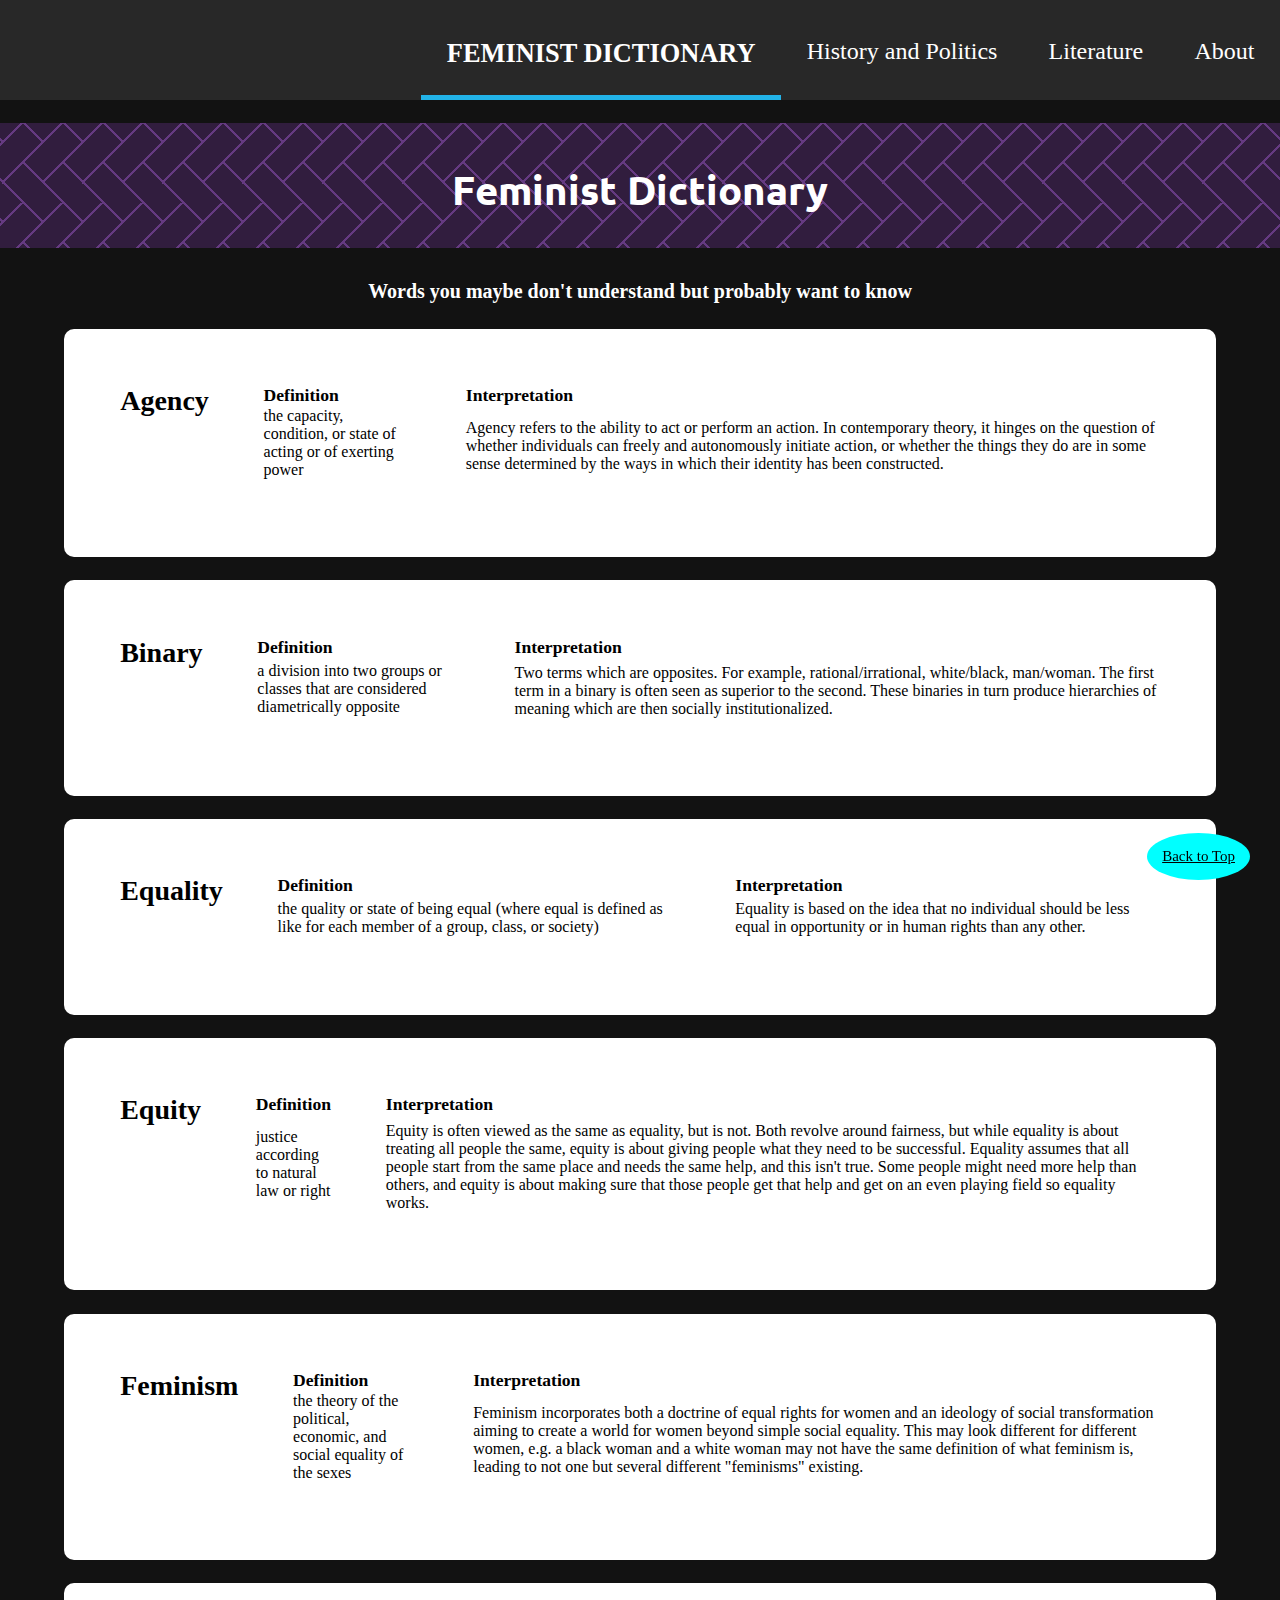
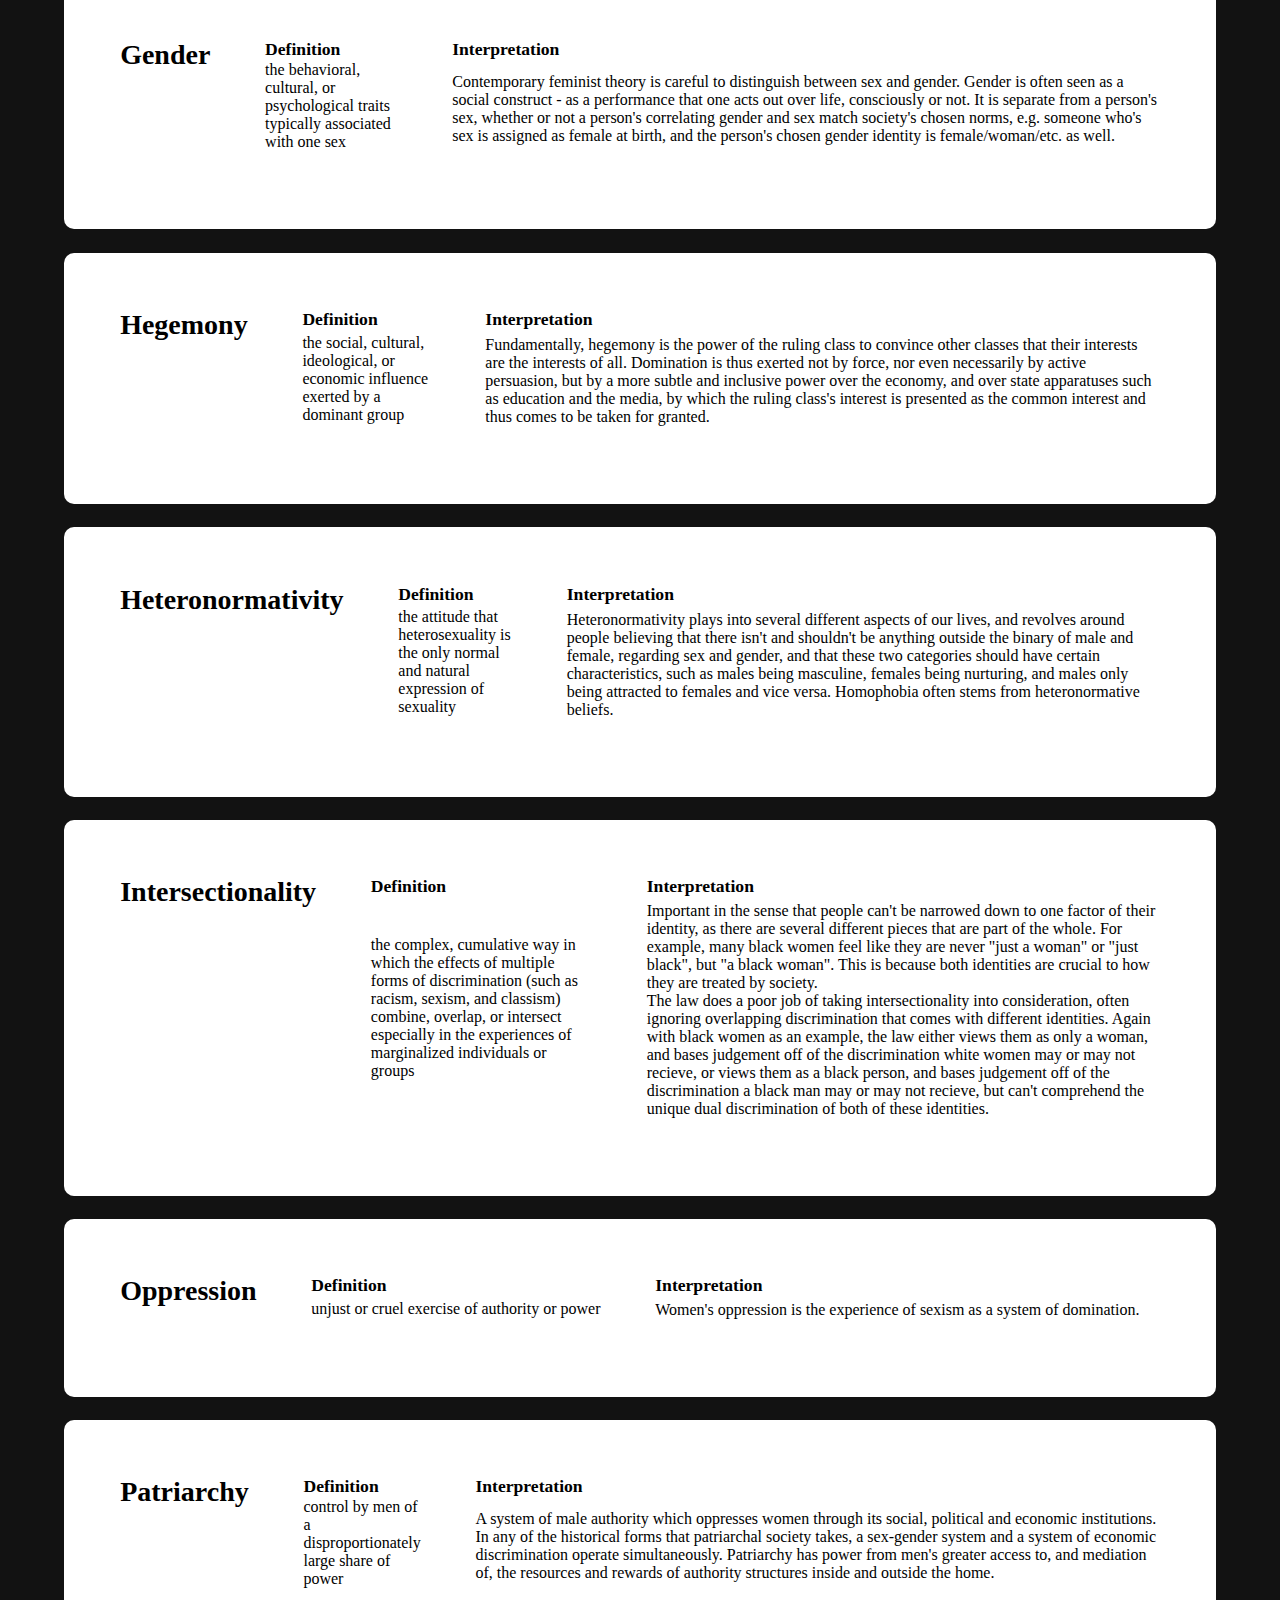
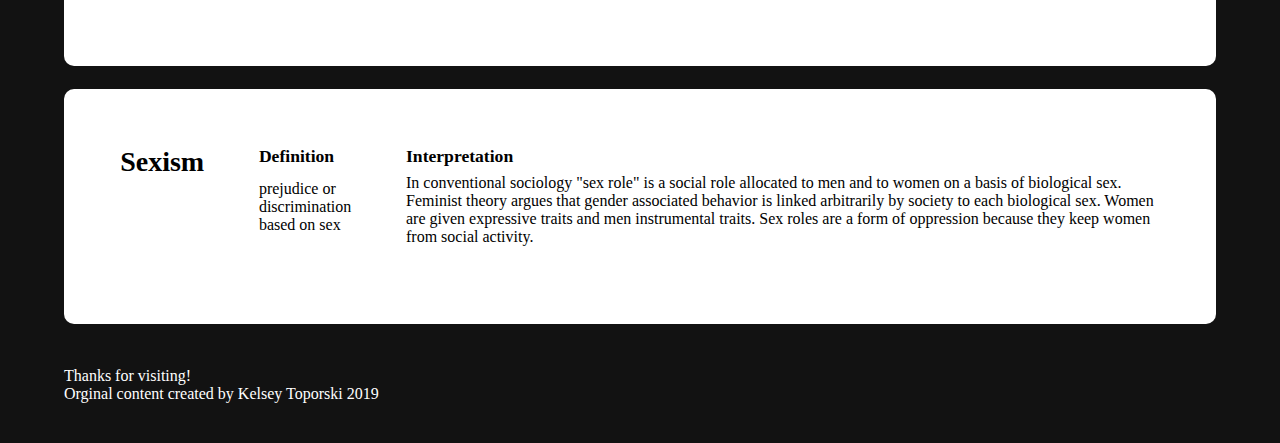
<file: femdict.html>
<!DOCTYPE html>
<html lang="en">
<head>
  <meta charset="UTF-8">

  <meta name="viewport" content="width=device-width, initial-scale=1.0">

  <!-- connects to the stylesheets -->
  <link rel="stylesheet" href="css/reset.css">
  <link rel="stylesheet" href="css/style.css">

  <!-- connect to a Google font -->  
  <link rel="stylesheet" href="https://fonts.googleapis.com/css2?family=Ubuntu">

  <!-- connect to a Font Aweseom font -->
  <!-- connect to a favicon -->

  <title>Women's Web - Dictionary</title>
</head>

<body>
  <a class="skip" href="#main">Skip to Main Content</a>
  <header>
    <nav>
        <ul>
          <li><a href="index.html">About</a></li>
          <li><a href="literature.html">Literature</a></li>
          <li><a href="history.html">History and Politics</a></li>
          <li><a class = "current" href="femdict.html">Feminist Dictionary</a></li>
        </ul>
    </nav>
      <!-- definitions from meriam webster -->
      <!-- interpretations from
            The Dictionary of Feminist Theory - Maggie Humm,
            Key Concepts In Post-Colonial Studies - Ashcroft, Bill, Gareth Griffiths, and Helen Tiffin,
            or myself -->
      <!-- interpretation of equity from https://everydayfeminism.com/2014/09/equality-is-not-enough/ -->

      <div class=bgimg>
      <h1 class="animation">Feminist Dictionary</h1>
      </div>

  </header>

  <main id="main">
    <div id="dictIntro">
    <h3>Words you maybe don't understand but probably want to know</h3>
    </div>
      <!-- definitions from meriam webster -->
      <!-- interpretations from
            The Dictionary of Feminist Theory - Maggie Humm,
            Key Concepts In Post-Colonial Studies - Ashcroft, Bill, Gareth Griffiths, and Helen Tiffin,
            or myself -->
      <!-- interpretation of equity from https://everydayfeminism.com/2014/09/equality-is-not-enough/ -->

      <dl>

        <div class="container">
          <dt>Agency</dt>
          <dd>
            <h4>Definition</h4>
            <p>
              the capacity, condition, or state of acting or of exerting power
            </p>
          </dd>
          <dd>
            <h4>Interpretation</h4>
            <p>
              Agency refers to the ability to act or perform an action. In contemporary theory, it hinges on the question of whether individuals can freely and autonomously initiate action, or whether the things they do are in some sense determined by the ways in which their identity has been constructed.
            </p>
          </dd>
        </div>

        <div class="container">
          <dt>Binary</dt>
          <dd><h4>Definition</h4>
            <p>
              a division into two groups or classes that are considered diametrically opposite
            </p>
          </dd>
          <dd><h4>Interpretation</h4>
            <p>
              Two terms which are opposites. For example, rational/irrational, white/black, man/woman. The first term in a binary is often seen as superior to the second. These binaries in turn produce hierarchies of meaning which are then socially institutionalized.
            </p>
          </dd>
        </div>
        
        <div class="container">
          <dt>Equality</dt>
          <dd><h4>Definition</h4>
            <p>
              the quality or state of being equal (where equal is defined as like for each member of a group, class, or society)
            </p>
          </dd>
          <dd><h4>Interpretation</h4>
            <p>
              Equality is based on the idea that no individual should be less equal in opportunity or in human rights than any other.
            </p>
          </dd>
        </div>
        
        <div class="container">
          <dt>Equity</dt>
          <dd><h4>Definition</h4>
            <p>
              justice according to natural law or right
            </p>
          </dd>
          <dd><h4>Interpretation</h4>
            <p>
              Equity is often viewed as the same as equality, but is not. Both revolve around fairness, but while equality is about treating all people the same, equity is about giving people what they need to be successful. Equality assumes that all people start from the same place and needs the same help, and this isn't true. Some people might need more help than others, and equity is about making sure that those people get that help and get on an even playing field so equality works.
            </p>
          </dd>
        </div>
        
        <div class="container">
          <dt>Feminism</dt>
          <dd><h4>Definition</h4>
            <p>
              the theory of the political, economic, and social equality of the sexes
            </p>
          </dd>
          <dd><h4>Interpretation</h4>
            <p>
              Feminism incorporates both a doctrine of equal rights for women and an ideology of social transformation aiming to create a world for women beyond simple social equality. This may look different for different women, e.g. a black woman and a white woman may not have the same definition of what feminism is, leading to not one but several different "feminisms" existing.
            </p>
          </dd>
        </div>
       
        <div class="container">
          <dt>Gender</dt>
          <dd><h4>Definition</h4>
            <p>
              the behavioral, cultural, or psychological traits typically associated with one sex
            </p>
          </dd>
          <dd><h4>Interpretation</h4>
            <p>
              Contemporary feminist theory is careful to distinguish between sex and gender. Gender is often seen as a social construct - as a performance that one acts out over life, consciously or not. It is separate from a person's sex, whether or not a person's correlating gender and sex match society's chosen norms, e.g. someone who's sex is assigned as female at birth, and the person's chosen gender identity is female/woman/etc. as well.
            </p>
          </dd>
        </div>
        
        <div class="container">
          <dt>Hegemony</dt>
          <dd><h4>Definition</h4>
            <p>
              the social, cultural, ideological, or economic influence exerted by a dominant group
            </p>
          </dd>
          <dd><h4>Interpretation</h4>
            <p>
              Fundamentally, hegemony is the power of the ruling class to convince other classes that their interests are the interests of all.  Domination is thus exerted not by force, nor even necessarily by active persuasion, but by a more subtle and inclusive power over the economy, and over state apparatuses such as education and the media, by which the ruling class's interest is presented as the common interest and thus comes to be taken for granted.
            </p>
          </dd>
        </div>
       
        <div class="container">
          <dt>Heteronormativity</dt>
          <dd><h4>Definition</h4>
            <p>
              the attitude that heterosexuality is the only normal and natural expression of sexuality
            </p>
          </dd>
          <dd><h4>Interpretation</h4>
            <p>
              Heteronormativity plays into several different aspects of our lives, and revolves around people believing that there isn't and shouldn't be anything outside the binary of male and female, regarding sex and gender, and that these two categories should have certain characteristics, such as males being masculine, females being nurturing, and males only being attracted to females and vice versa. Homophobia often stems from heteronormative beliefs.
            </p>
          </dd>
        </div>
        
        <div class="container">
          <dt>Intersectionality</dt>
          <dd><h4>Definition</h4>
            <p>
              the complex, cumulative way in which the effects of multiple forms of discrimination (such as racism, sexism, and classism) combine, overlap, or intersect especially in the experiences of marginalized individuals or groups
            </p>
          </dd>
          <dd><h4>Interpretation</h4>
            <p>
              Important in the sense that people can't be narrowed down to one factor of their identity, as there are several different pieces that are part of the whole. For example, many black women feel like they are never "just a woman" or "just black", but "a black woman". This is because both identities are crucial to how they are treated by society.
            </p>
            <p>
              The law does a poor job of taking intersectionality into consideration, often ignoring overlapping discrimination that comes with different identities. Again with black women as an example, the law either views them as only a woman, and bases judgement off of the discrimination white women may or may not recieve, or views them as a black person, and bases judgement off of the discrimination a black man may or may not recieve, but can't comprehend the unique dual discrimination of both of these identities.
            </p>
          </dd>
        </div>
           

        <div class="container">
          <dt>Oppression</dt>
          <dd><h4>Definition</h4>
            <p>
              unjust or cruel exercise of authority or power
            </p>
          </dd>
          <dd><h4>Interpretation</h4>
            <p>
              Women's oppression is the experience of sexism as a system of domination.
            </p>
          </dd>
        </div>
       
        <div class="container">
          <dt>Patriarchy</dt>
          <dd><h4>Definition</h4>
            <p>
              control by men of a disproportionately large share of power
            </p>
          </dd>
          <dd><h4>Interpretation</h4>
            <p>
              A system of male authority which oppresses women through its social, political and economic institutions. In any of the historical forms that patriarchal society takes, a sex-gender system and a system of economic discrimination operate simultaneously. Patriarchy has power from men's greater access to, and mediation of, the resources and rewards of authority structures inside and outside the home.
            </p>
          </dd>
        </div>
             

        <div class="container">
          <dt>Sexism</dt>
          <dd><h4>Definition</h4>
            <p>
              prejudice or discrimination based on sex
            </p>
          </dd>
          <dd><h4>Interpretation</h4>
            <p>
              In conventional sociology "sex role" is a social role allocated to men and to women on a basis of biological sex. Feminist theory argues that gender associated behavior is linked arbitrarily by society to each biological sex. Women are given expressive traits and men instrumental traits. Sex roles are a form of oppression because they keep women from social activity.
            </p>
          </dd>
        </div>
        
      </dl>

    </main>

    <footer>
      <p class="thanks">
        Thanks for visiting! <i class="far fa-grin"></i>
      </p>
      <p>Orginal content created by Kelsey Toporski 2019</p>

      <a href="#main" class="topButton">Back to Top</a>
    </footer>

</body>
</html>
</file>
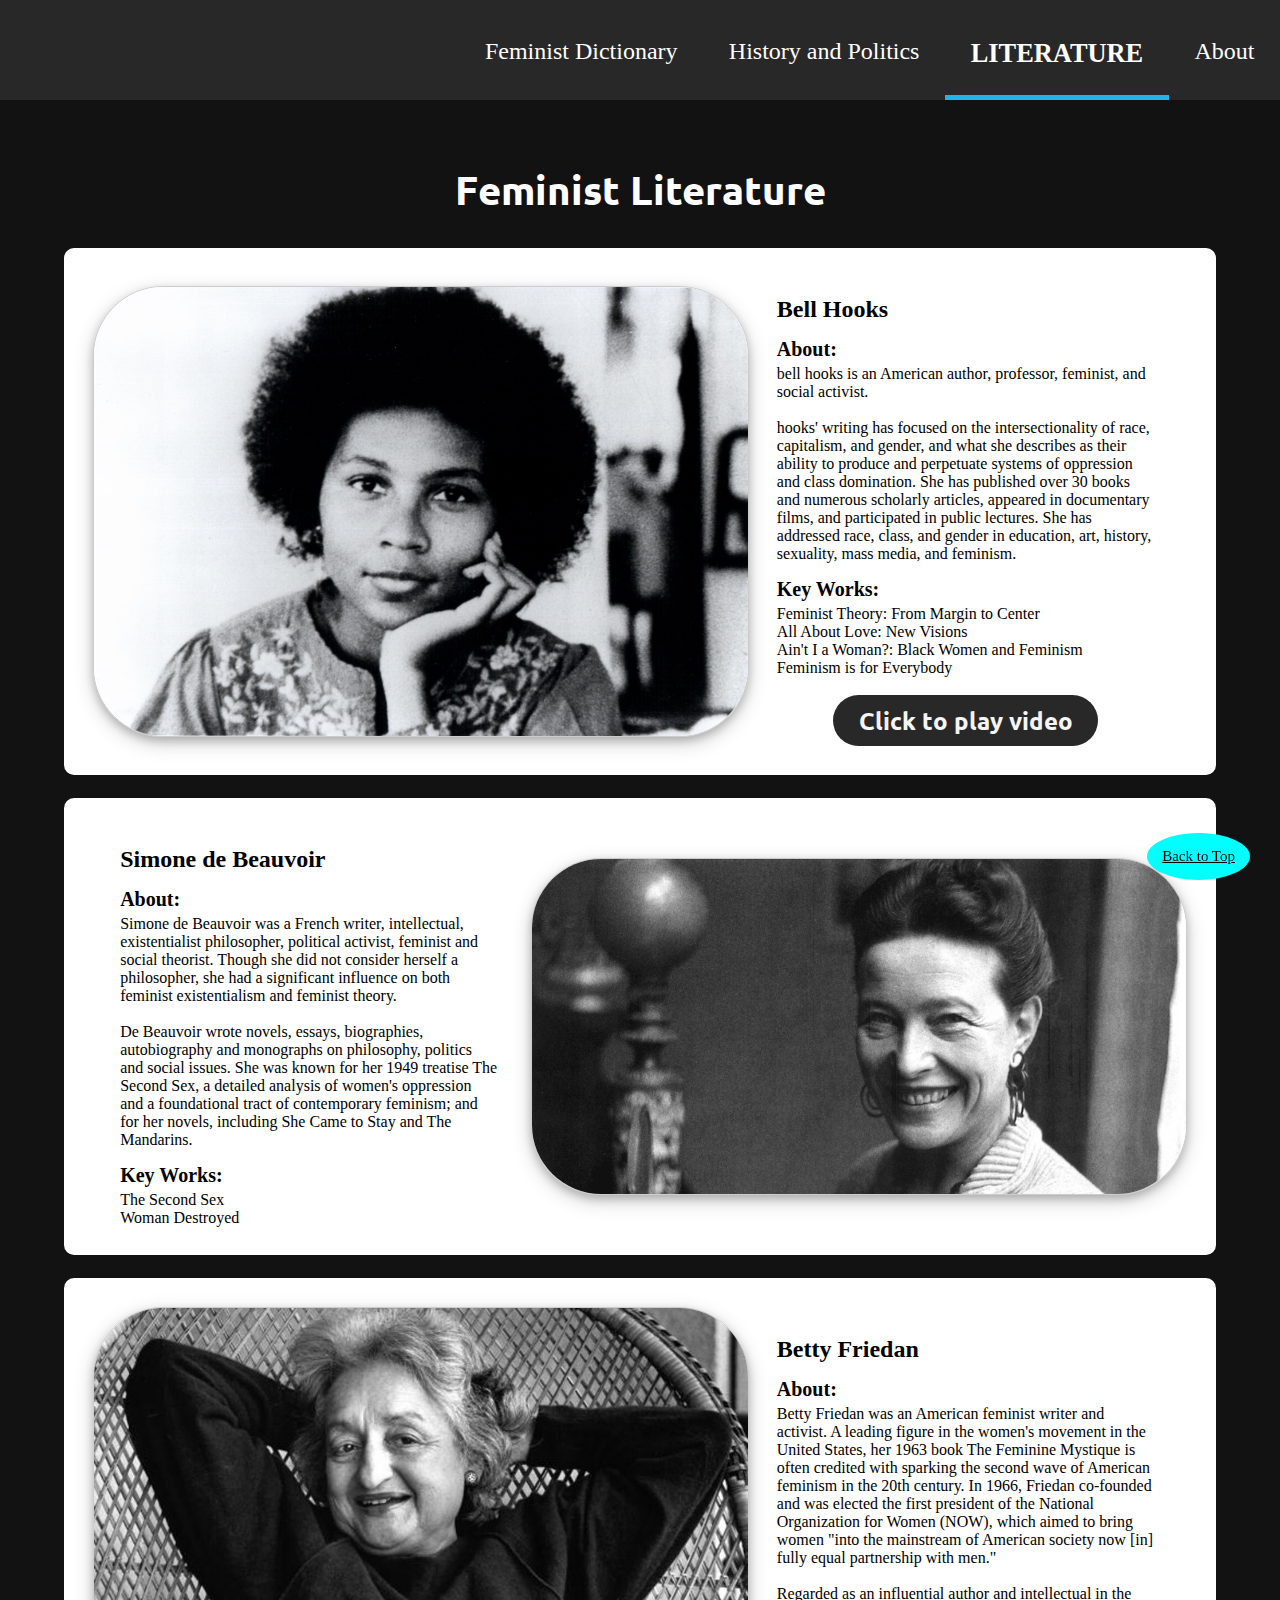
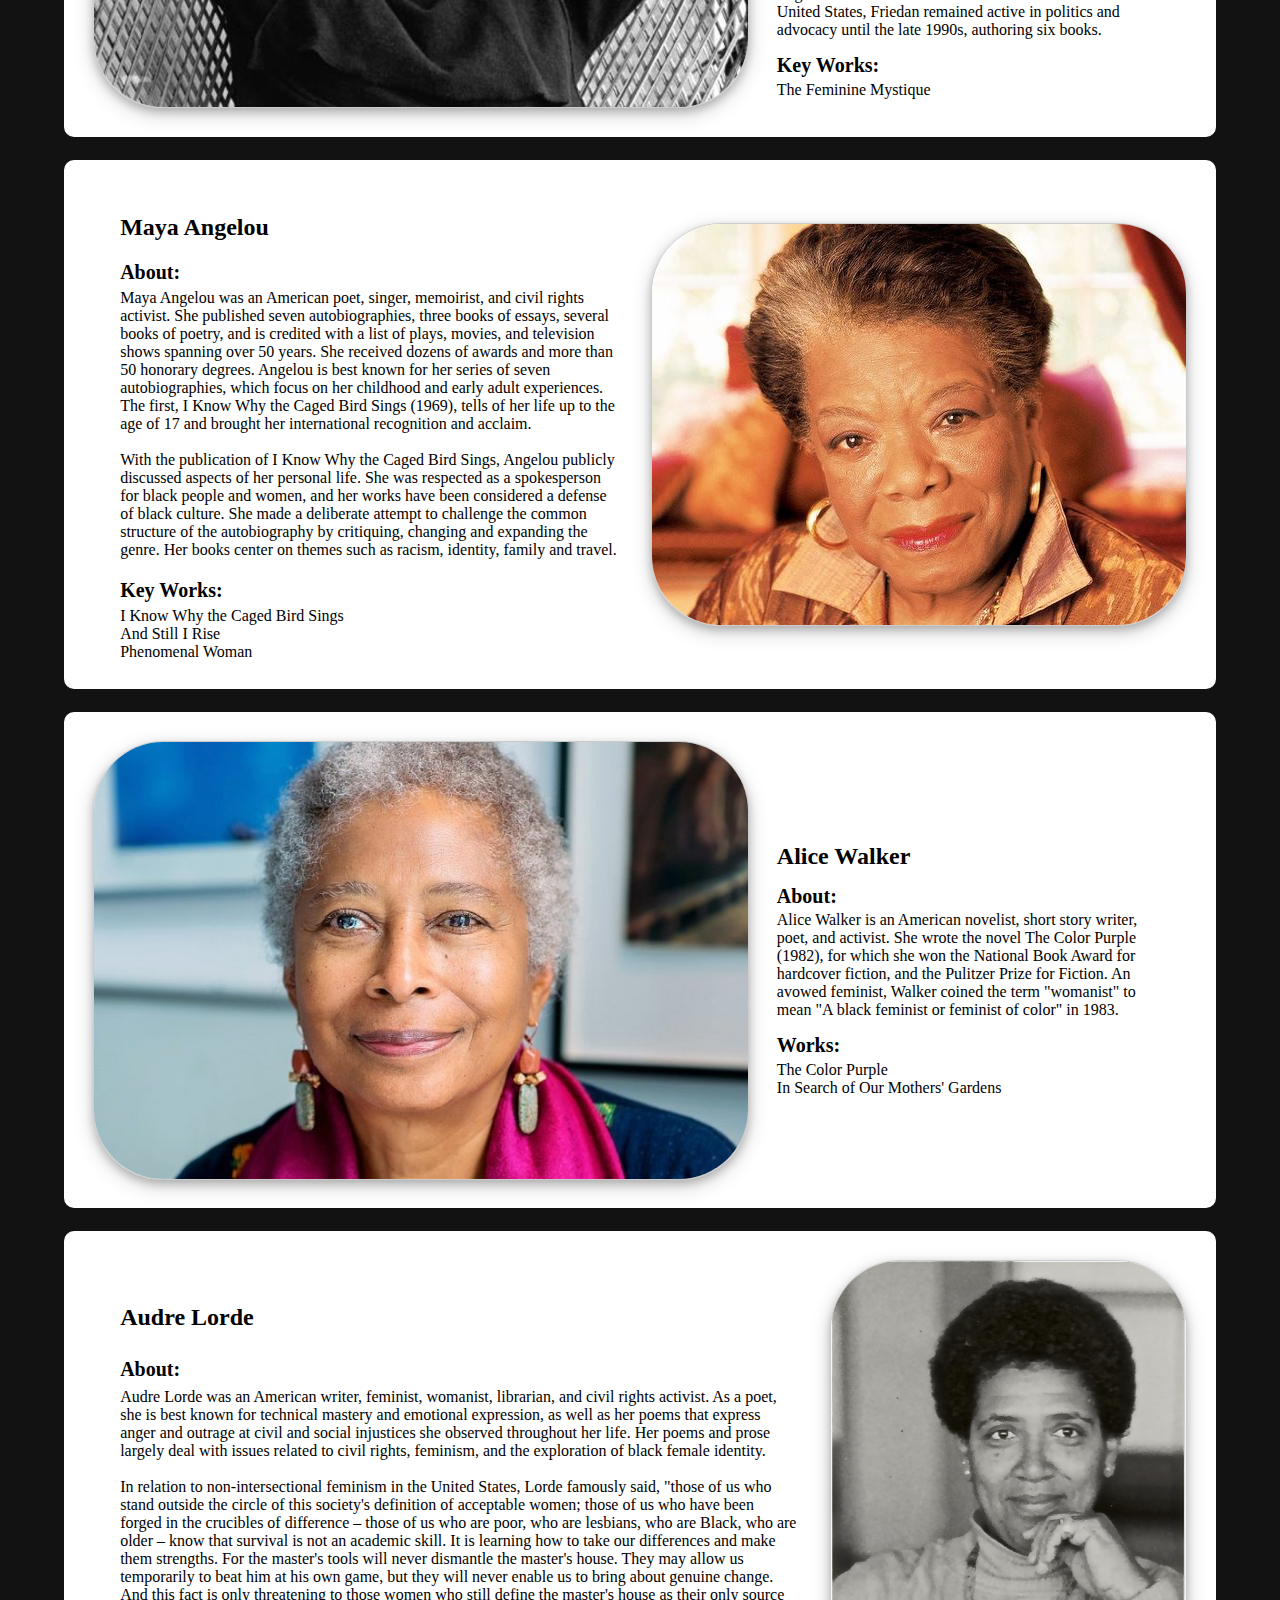
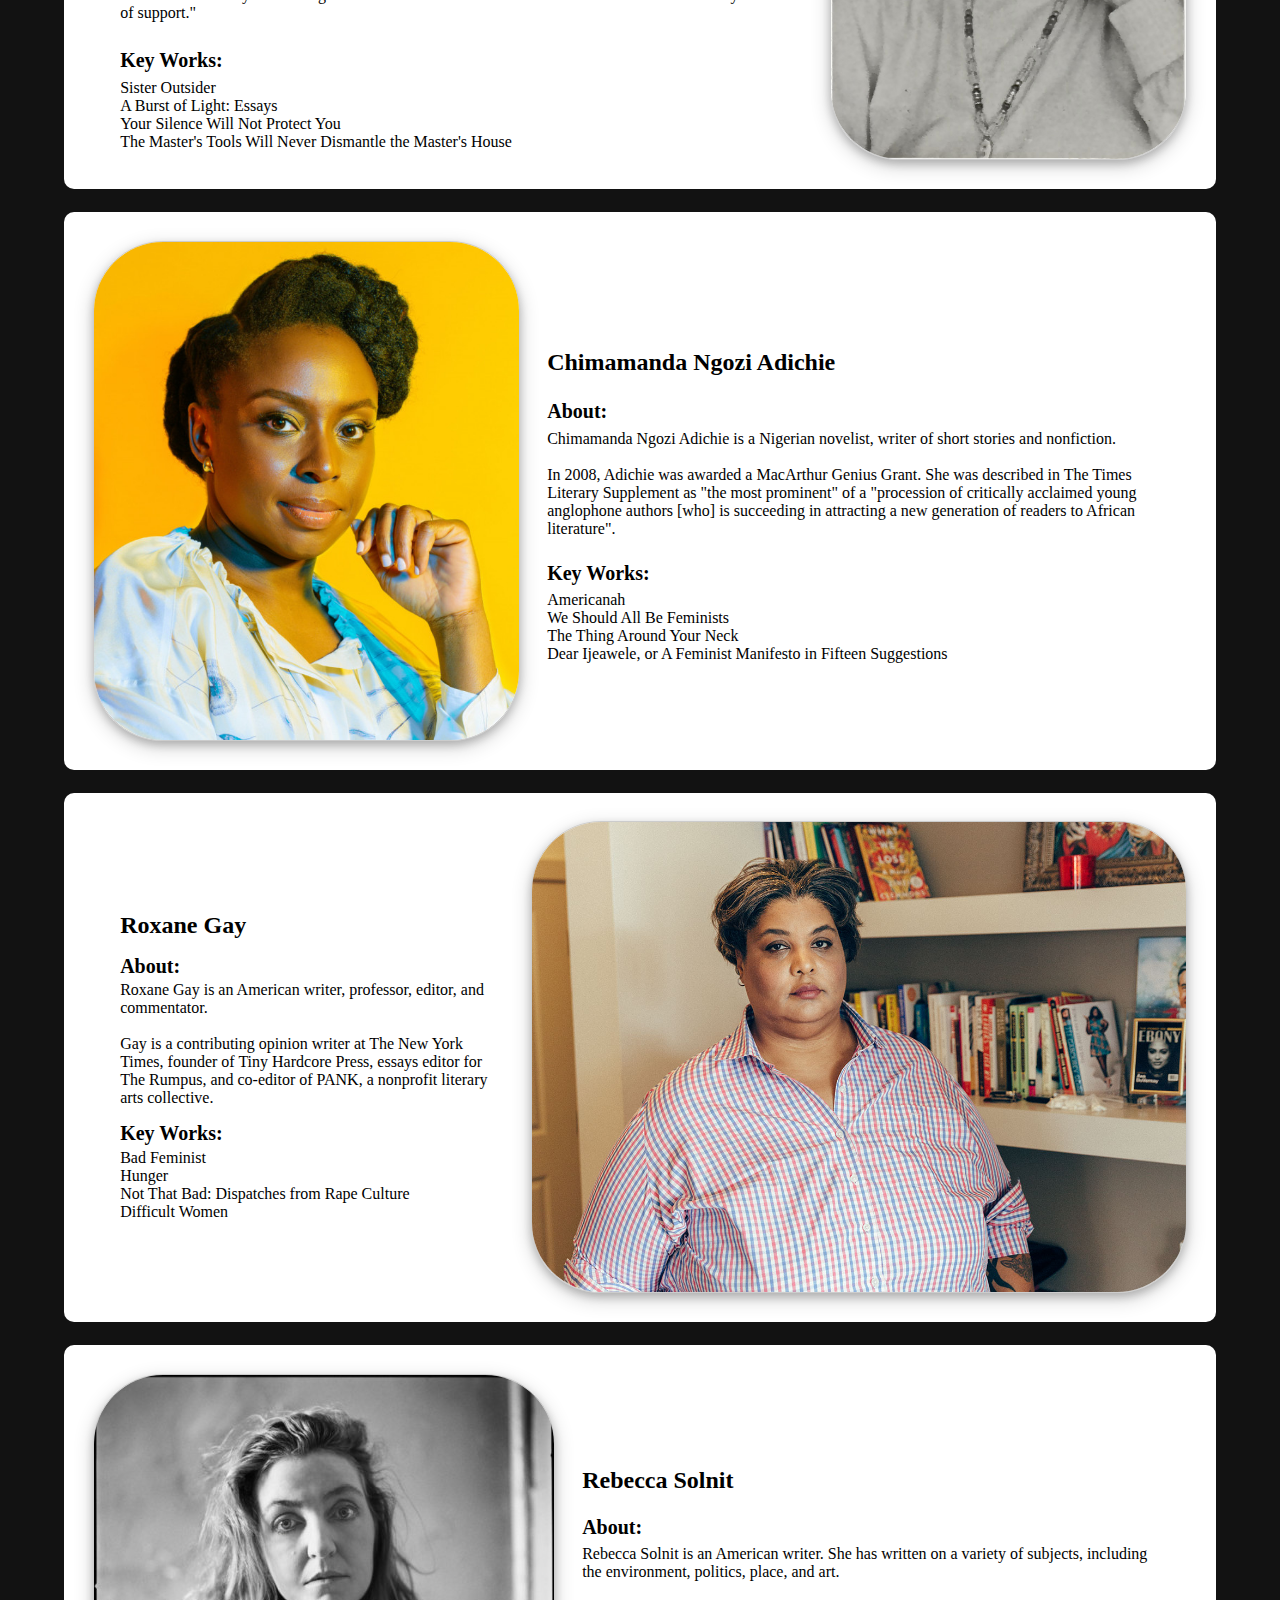
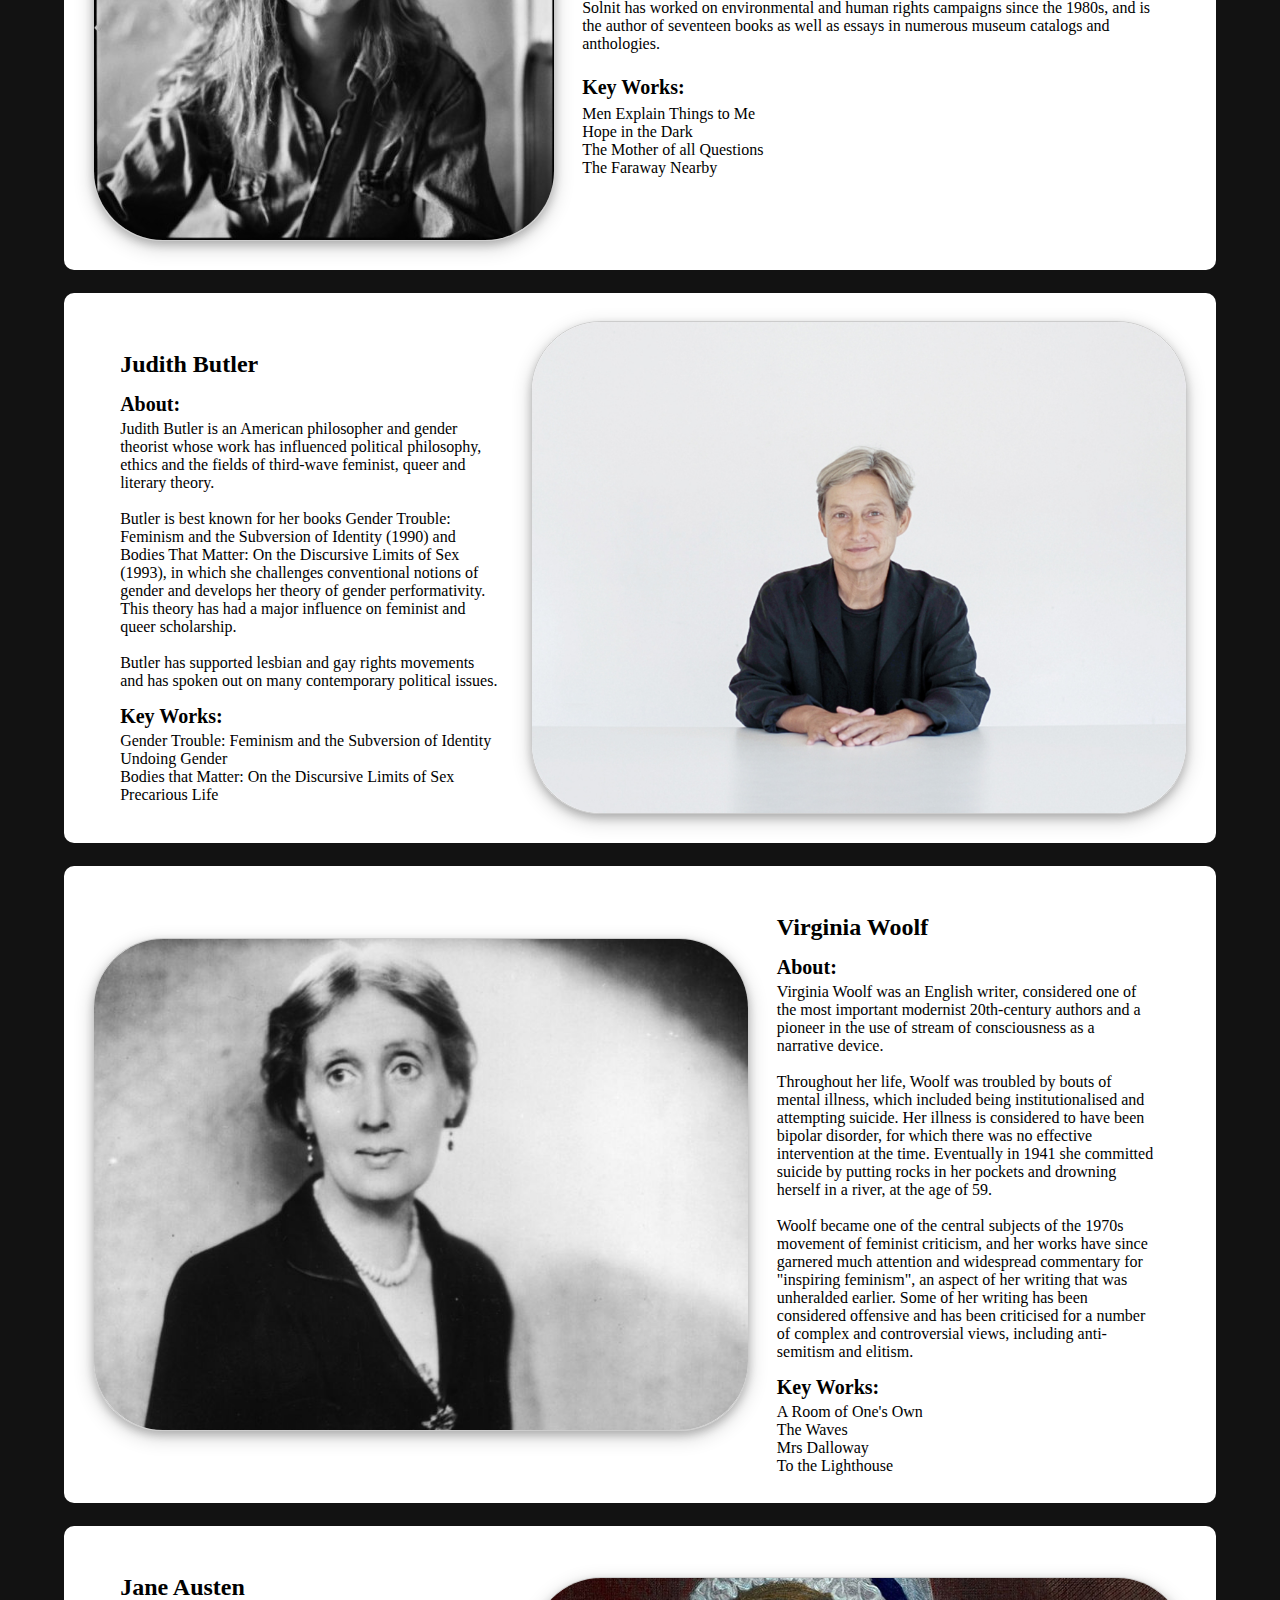
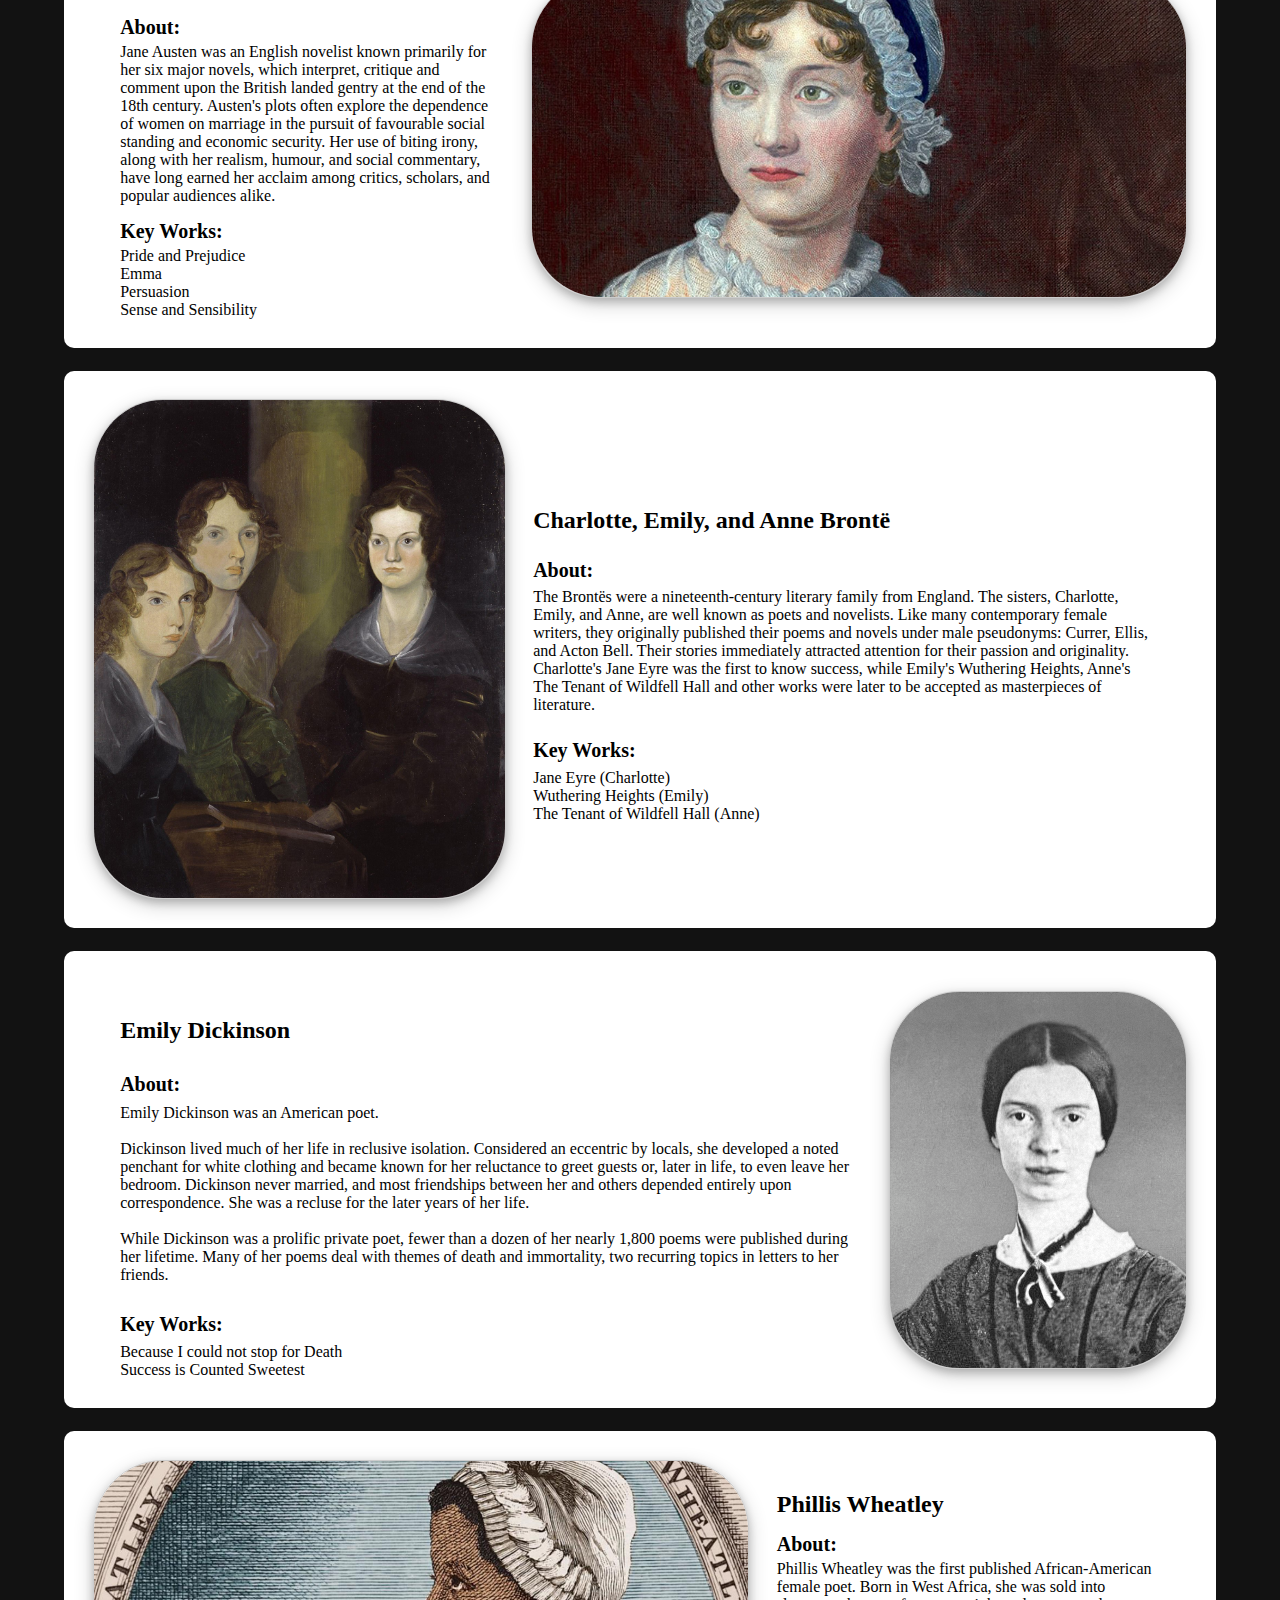
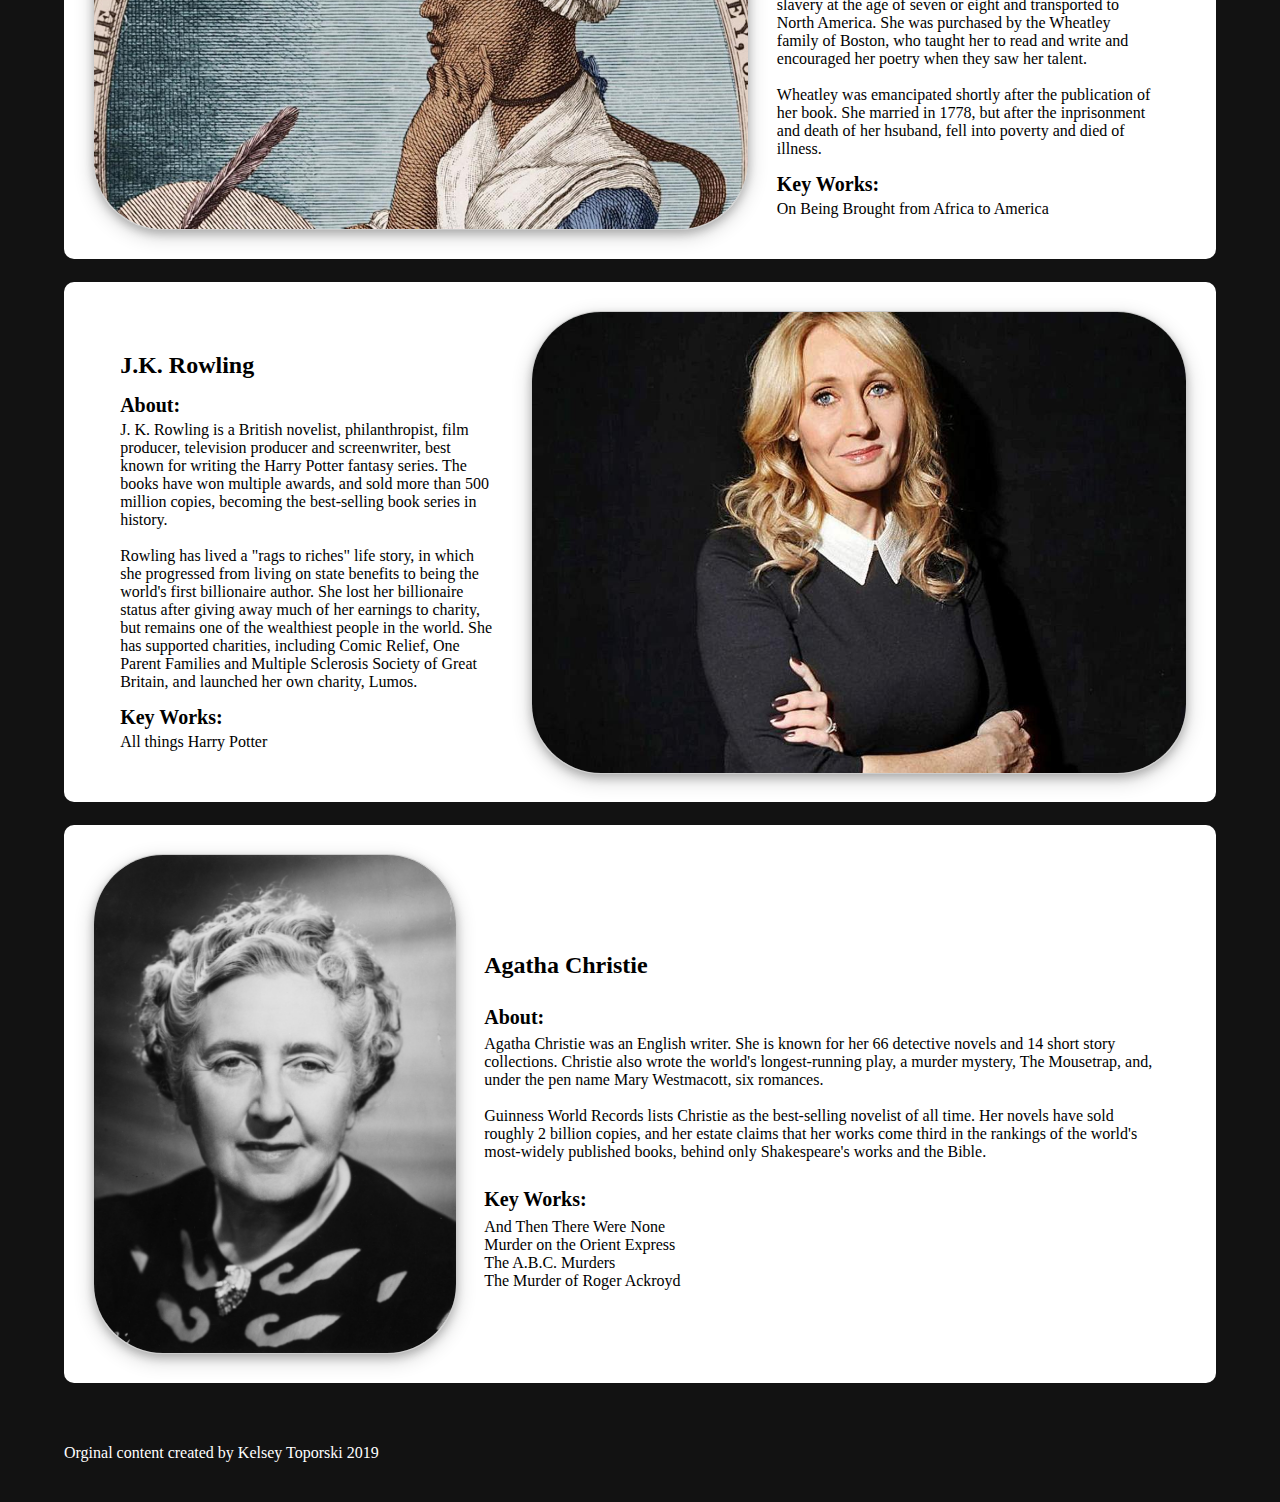
<file: literature.html>
<!DOCTYPE html>
<html lang="en">
<head>
  <meta charset="UTF-8">

  <meta name="viewport" content="width=device-width, initial-scale=1.0">

  <!-- connects to the stylesheets -->
  <link rel="stylesheet" href="css/reset.css">
  <link rel="stylesheet" href="css/style.css">
  <!-- connect to a Google font -->
  <link rel="stylesheet" href="https://fonts.googleapis.com/css2?family=Ubuntu">

  <!-- connect to a Font Aweseom font -->
  <!-- connect to a favicon -->

  <title>Women's Web - Literature</title>
  <script src="videoPlay.js"></script>
</head>

<body>
  <a class="skip" href="#main">Skip to Main Content</a>
  <header>
    <nav>
        <ul>
          <li><a href="index.html">About</a></li>
          <li><a class = "current" href="literature.html">Literature</a></li>
          <li><a href="history.html">History and Politics</a></li>
          <li><a href="femdict.html">Feminist Dictionary</a></li>
        </ul>
    </nav>

    <h1>Feminist Literature</h1>
  </header>

  <main id="main">
    <div class="modal">
      <div class="modal-content">
        <span class="close">&times;</span>
        <!-- <iframe id="videoFrame" width="90%" height="720px" src="https://www.youtube.com/embed/l0eSjhjkZt0" allowfullscreen></iframe> -->
        <iframe id="videoFrame" src="https://www.youtube.com/embed/l0eSjhjkZt0" title="YouTube video player" allow="accelerometer; autoplay; clipboard-write; encrypted-media; gyroscope; picture-in-picture; web-share" allowfullscreen></iframe>
      </div>
    </div>
    <div class="grid">
      <div class="container">
        <img src="images/bell_hooks.jpg" width="200" alt="Image of bell hooks">
          <div class="intro text" tabindex="0">
          <h2>Bell Hooks</h2>
          <h3>About:</h3>
            <p>
              bell hooks is an American author, professor, feminist, and social activist.
              <br><br>
              hooks' writing has focused on the intersectionality of race, capitalism, and gender, and what she describes as their ability to produce and perpetuate systems of oppression and class domination. She has published over 30 books and numerous scholarly articles, appeared in documentary films, and participated in public lectures. She has addressed race, class, and gender in education, art, history, sexuality, mass media, and feminism.
            </p>
          <h3>Key Works:</h3>
            <ul>
              <li>Feminist Theory: From Margin to Center</li>
              <li>All About Love: New Visions</li>
              <li>Ain't I a Woman?: Black Women and Feminism</li>
              <li>Feminism is for Everybody</li>
            </ul>
            <div >
              <h2 class="videoPlay">Click to play video</h2>
            </div>
          </div>
          
      </div>

      <div class="container">
        <img src="images/simone_db.jpg"  width="200" alt="Image of Simone de Beauvoir">
        <div class="intro text" tabindex="0">
          <h2>Simone de Beauvoir</h2>
          <h3>About:</h3>
            <p>
              Simone de Beauvoir was a French writer, intellectual, existentialist philosopher, political activist, feminist and social theorist. Though she did not consider herself a philosopher, she had a significant influence on both feminist existentialism and feminist theory.
              <br><br>
              De Beauvoir wrote novels, essays, biographies, autobiography and monographs on philosophy, politics and social issues. She was known for her 1949 treatise The Second Sex, a detailed analysis of women's oppression and a foundational tract of contemporary feminism; and for her novels, including She Came to Stay and The Mandarins.
            </p>
          <h3>Key Works:</h3>
            <ul>
              <li>The Second Sex</li>
              <li>Woman Destroyed</li>
            </ul>
        </div>
      </div>

      <div class="container">
        <img src="images/betty_friedan.jpg"  width="200" alt="Image of Betty Friedan">
        <div class="intro text" tabindex="0">        
          <h2>Betty Friedan</h2>
          <h3>About:</h3>
            <p>
              Betty Friedan was an American feminist writer and activist. A leading figure in the women's movement in the United States, her 1963 book The Feminine Mystique is often credited with sparking the second wave of American feminism in the 20th century. In 1966, Friedan co-founded and was elected the first president of the National Organization for Women (NOW), which aimed to bring women "into the mainstream of American society now [in] fully equal partnership with men."
              <br><br>
              Regarded as an influential author and intellectual in the United States, Friedan remained active in politics and advocacy until the late 1990s, authoring six books.
            </p>
          <h3>Key Works:</h3>
            <ul>
              <li>The Feminine Mystique</li>
            </ul>
        </div>
      </div>

      <div class="container">
        <img src="images/maya_angelou.jpg"  width="200" alt="Image of Maya Angelou">
        <div class="intro text" tabindex="0">        
          <h2>Maya Angelou</h2>
          <h3>About:</h3>
            <p>
              Maya Angelou was an American poet, singer, memoirist, and civil rights activist. She published seven autobiographies, three books of essays, several books of poetry, and is credited with a list of plays, movies, and television shows spanning over 50 years. She received dozens of awards and more than 50 honorary degrees. Angelou is best known for her series of seven autobiographies, which focus on her childhood and early adult experiences. The first, I Know Why the Caged Bird Sings (1969), tells of her life up to the age of 17 and brought her international recognition and acclaim.
              <br><br>
              With the publication of I Know Why the Caged Bird Sings, Angelou publicly discussed aspects of her personal life. She was respected as a spokesperson for black people and women, and her works have been considered a defense of black culture. She made a deliberate attempt to challenge the common structure of the autobiography by critiquing, changing and expanding the genre. Her books center on themes such as racism, identity, family and travel.
            </p>
          <h3>Key Works:</h3>
            <ul>
              <li>I Know Why the Caged Bird Sings</li>
              <li>And Still I Rise</li>
              <li>Phenomenal Woman</li>
            </ul>
        </div>
      </div>

      <div class="container">
        <img src="images/alice_walker.jpg"  width="200" alt="Image of Alice Walker">
        <div class="intro text" tabindex="0">
          <h2>Alice Walker</h2>
          <h3>About:</h3>
            <p>
              Alice Walker is an American novelist, short story writer, poet, and activist. She wrote the novel The Color Purple (1982), for which she won the National Book Award for hardcover fiction, and the Pulitzer Prize for Fiction. An avowed feminist, Walker coined the term "womanist" to mean "A black feminist or feminist of color" in 1983.
            </p>
          <h3>Works:</h3>
            <ul>
              <li>The Color Purple</li>
              <li>In Search of Our Mothers' Gardens</li>
            </ul>
        </div>
      </div>

      <div class="container">
        <img src="images/audre_lorde.jpg"  width="200" alt="Image of Audre Lorde">
        <div class="intro text" tabindex="0">
          <h2>Audre Lorde</h2>
          <h3>About:</h3>
            <p>
              Audre Lorde was an American writer, feminist, womanist, librarian, and civil rights activist. As a poet, she is best known for technical mastery and emotional expression, as well as her poems that express anger and outrage at civil and social injustices she observed throughout her life. Her poems and prose largely deal with issues related to civil rights, feminism, and the exploration of black female identity.
              <br><br>
              In relation to non-intersectional feminism in the United States, Lorde famously said, "those of us who stand outside the circle of this society's definition of acceptable women; those of us who have been forged in the crucibles of difference – those of us who are poor, who are lesbians, who are Black, who are older – know that survival is not an academic skill. It is learning how to take our differences and make them strengths. For the master's tools will never dismantle the master's house. They may allow us temporarily to beat him at his own game, but they will never enable us to bring about genuine change. And this fact is only threatening to those women who still define the master's house as their only source of support."
            </p>
          <h3>Key Works:</h3>
            <ul>
              <li>Sister Outsider</li>
              <li>A Burst of Light: Essays</li>
              <li>Your Silence Will Not Protect You</li>
              <li>The Master's Tools Will Never Dismantle the Master's House</li>
            </ul>
        </div>
      </div>

      <div class="container">
        <img src="images/chimamanda.jpg"  width="200" alt="Image of Chimamanda Ngozi Adichie">
        <div class="intro text" tabindex="0">
          <h2>Chimamanda Ngozi Adichie</h2>
          <h3>About:</h3>
            <p>
              Chimamanda Ngozi Adichie is a Nigerian novelist, writer of short stories and nonfiction.
              <br><br>
              In 2008, Adichie was awarded a MacArthur Genius Grant. She was described in The Times Literary Supplement as "the most prominent" of a "procession of critically acclaimed young anglophone authors [who] is succeeding in attracting a new generation of readers to African literature".
            </p>
          <h3>Key Works:</h3>
            <ul>
              <li>Americanah</li>
              <li>We Should All Be Feminists</li>
              <li>The Thing Around Your Neck</li>
              <li>Dear Ijeawele, or A Feminist Manifesto in Fifteen Suggestions</li>
            </ul>
        </div>
      </div>

      <div class="container">
        <img src="images/roxane_gay.jpg"  width="200" alt="Image of Roxane Gay">
        <div class="intro text" tabindex="0">
          <h2>Roxane Gay</h2>
          <h3>About:</h3>
            <p>
              Roxane Gay is an American writer, professor, editor, and commentator.
              <br><br>
              Gay is a contributing opinion writer at The New York Times, founder of Tiny Hardcore Press, essays editor for The Rumpus, and co-editor of PANK, a nonprofit literary arts collective.
            </p>
          <h3>Key Works:</h3>
            <ul>
              <li>Bad Feminist</li>
              <li>Hunger</li>
              <li>Not That Bad: Dispatches from Rape Culture</li>
              <li>Difficult Women</li>
            </ul>
        </div>
      </div>

      <div class="container">
        <img src="images/rebecca_solnit.jpg"  width="200" alt="Image of Rebecca Solnit">
        <div class="intro text" tabindex="0">
          <h2>Rebecca Solnit</h2>
          <h3>About:</h3>
            <p>
              Rebecca Solnit is an American writer. She has written on a variety of subjects, including the environment, politics, place, and art.
              <br><br>
              Solnit has worked on environmental and human rights campaigns since the 1980s, and is the author of seventeen books as well as essays in numerous museum catalogs and anthologies.
            </p>
          <h3>Key Works:</h3>
            <ul>
              <li>Men Explain Things to Me</li>
              <li>Hope in the Dark</li>
              <li>The Mother of all Questions</li>
              <li>The Faraway Nearby</li>
            </ul>
        </div>
      </div>

      <div class="container">
        <img src="images/judith_butler.jpg"  width="200" alt="Image of Judith Butler">
        <div class="intro text" tabindex="0">
          <h2>Judith Butler</h2>
          <h3>About:</h3>
            <p>
              Judith Butler is an American philosopher and gender theorist whose work has influenced political philosophy, ethics and the fields of third-wave feminist, queer and literary theory.
              <br><br>
              Butler is best known for her books Gender Trouble: Feminism and the Subversion of Identity (1990) and Bodies That Matter: On the Discursive Limits of Sex (1993), in which she challenges conventional notions of gender and develops her theory of gender performativity. This theory has had a major influence on feminist and queer scholarship.
              <br><br>
              Butler has supported lesbian and gay rights movements and has spoken out on many contemporary political issues.
            </p>
          <h3>Key Works:</h3>
            <ul>
              <li>Gender Trouble: Feminism and the Subversion of Identity</li>
              <li>Undoing Gender</li>
              <li>Bodies that Matter: On the Discursive Limits of Sex</li>
              <li>Precarious Life</li>
            </ul>
        </div>
      </div>

      <div class="container">
        <img src="images/virginia_woolf.jpg"  width="200" alt="Image of Virginia Woolf">
        <div class="intro text" tabindex="0">
          <h2>Virginia Woolf</h2>
          <h3>About:</h3>
            <p>
              Virginia Woolf was an English writer, considered one of the most important modernist 20th-century authors and a pioneer in the use of stream of consciousness as a narrative device.
              <br><br>
              Throughout her life, Woolf was troubled by bouts of mental illness, which included being institutionalised and attempting suicide. Her illness is considered to have been bipolar disorder, for which there was no effective intervention at the time. Eventually in 1941 she committed suicide by putting rocks in her pockets and drowning herself in a river, at the age of 59.
              <br><br>
              Woolf became one of the central subjects of the 1970s movement of feminist criticism, and her works have since garnered much attention and widespread commentary for "inspiring feminism", an aspect of her writing that was unheralded earlier. Some of her writing has been considered offensive and has been criticised for a number of complex and controversial views, including anti-semitism and elitism.
            </p>
          <h3>Key Works:</h3>
            <ul>
              <li>A Room of One's Own</li>
              <li>The Waves</li>
              <li>Mrs Dalloway</li>
              <li>To the Lighthouse</li>
            </ul>
        </div>
      </div>

      <div class="container">
        <img src="images/jane_austen.jpg"  width="200" alt="Image of Jane Austen">
        <div class="intro text" tabindex="0">
          <h2>Jane Austen</h2>
          <h3>About:</h3>
            <p>
              Jane Austen was an English novelist known primarily for her six major novels, which interpret, critique and comment upon the British landed gentry at the end of the 18th century. Austen's plots often explore the dependence of women on marriage in the pursuit of favourable social standing and economic security. Her use of biting irony, along with her realism, humour, and social commentary, have long earned her acclaim among critics, scholars, and popular audiences alike.
            </p>
          <h3>Key Works:</h3>
            <ul>
              <li>Pride and Prejudice</li>
              <li>Emma</li>
              <li>Persuasion</li>
              <li>Sense and Sensibility</li>
            </ul>
        </div>
      </div>

      <div class="container">
        <img src="images/bronte_sisters.jpg"  width="200" alt="Image of Charlotte, Emily, and Anne Brontë">
        <div class="intro text" tabindex="0">
          <h2>Charlotte, Emily, and Anne Brontë</h2>
          <h3>About:</h3>
            <p>
              The Brontës were a nineteenth-century literary family from England. The sisters, Charlotte, Emily, and Anne, are well known as poets and novelists. Like many contemporary female writers, they originally published their poems and novels under male pseudonyms: Currer, Ellis, and Acton Bell. Their stories immediately attracted attention for their passion and originality. Charlotte's Jane Eyre was the first to know success, while Emily's Wuthering Heights, Anne's The Tenant of Wildfell Hall and other works were later to be accepted as masterpieces of literature.
            </p>
          <h3>Key Works:</h3>
            <ul>
              <li>Jane Eyre (Charlotte)</li>
              <li>Wuthering Heights (Emily)</li>
              <li>The Tenant of Wildfell Hall (Anne)</li>
            </ul>
        </div>
      </div>

      <div class="container">
        <img src="images/emily_d.jpg"  width="200" alt="Image of Emily Dickinson">
        <div class="intro text" tabindex="0">
          <h2>Emily Dickinson</h2>
          <h3>About:</h3>
            <p>
              Emily Dickinson was an American poet.
              <br><br>
              Dickinson lived much of her life in reclusive isolation. Considered an eccentric by locals, she developed a noted penchant for white clothing and became known for her reluctance to greet guests or, later in life, to even leave her bedroom. Dickinson never married, and most friendships between her and others depended entirely upon correspondence. She was a recluse for the later years of her life.
              <br><br>
              While Dickinson was a prolific private poet, fewer than a dozen of her nearly 1,800 poems were published during her lifetime. Many of her poems deal with themes of death and immortality, two recurring topics in letters to her friends.
            </p>
          <h3>Key Works:</h3>
            <ul>
              <li>Because I could not stop for Death</li>
              <li>Success is Counted Sweetest</li>
            </ul>
        </div>
      </div>

      <div class="container">
        <img src="images/phillis_w.jpg"  width="200" alt="Image of Phillis Wheatley">
        <div class="intro text" tabindex="0">
          <h2>Phillis Wheatley</h2>
          <h3>About:</h3>
          <p>
              Phillis Wheatley was the first published African-American female poet. Born in West Africa, she was sold into slavery at the age of seven or eight and transported to North America. She was purchased by the Wheatley family of Boston, who taught her to read and write and encouraged her poetry when they saw her talent.
              <br><br>
              Wheatley was emancipated shortly after the publication of her book. She married in 1778, but after the inprisonment and death of her hsuband, fell into poverty and died of illness.
            </p>
          <h3>Key Works:</h3>
            <ul>
              <li>On Being Brought from Africa to America</li>
            </ul>
        </div>
      </div>

      <div class="container">
        <img src="images/jk_rowling.jpg"  width="200" alt="Image of J.K. Rowling">
        <div class="intro text" tabindex="0">
          <h2>J.K. Rowling</h2>
          <h3>About:</h3>
            <p>
              J. K. Rowling is a British novelist, philanthropist, film producer, television producer and screenwriter, best known for writing the Harry Potter fantasy series. The books have won multiple awards, and sold more than 500 million copies, becoming the best-selling book series in history.
              <br><br>
              Rowling has lived a "rags to riches" life story, in which she progressed from living on state benefits to being the world's first billionaire author. She lost her billionaire status after giving away much of her earnings to charity, but remains one of the wealthiest people in the world. She has supported charities, including Comic Relief, One Parent Families and Multiple Sclerosis Society of Great Britain, and launched her own charity, Lumos.
            </p>
          <h3>Key Works:</h3>
            <ul>
              <li>All things Harry Potter</li>
            </ul>
        </div>
      </div>

      <div class="container">
        <img src="images/agatha.jpg"  width="200" alt="Image of Agatha Christie">
          <div class="intro text" tabindex="0">
            <h2>Agatha Christie</h2>
            <h3>About:</h3>
              <p>
                Agatha Christie was an English writer. She is known for her 66 detective novels and 14 short story collections. Christie also wrote the world's longest-running play, a murder mystery, The Mousetrap, and, under the pen name Mary Westmacott, six romances.
                <br><br>
                Guinness World Records lists Christie as the best-selling novelist of all time. Her novels have sold roughly 2 billion copies, and her estate claims that her works come third in the rankings of the world's most-widely published books, behind only Shakespeare's works and the Bible.
              </p>
            <h3>Key Works:</h3>
              <ul>
                <li>And Then There Were None</li>
                <li>Murder on the Orient Express</li>
                <li>The A.B.C. Murders</li>
                <li>The Murder of Roger Ackroyd</li>
              </ul>
          </div>
      </div>
    </div>
  </main>

  <footer>
    <br>
    <p>Orginal content created by Kelsey Toporski 2019</p>
    <a href="#main" class="topButton">Back to Top</a>
  </footer>
  </body>
</html>
</file>
<file: css/style.css>
body{
    background-color: #121212;
    color: #ffffff;
}

.animation:hover{
    transform: scale(1.2);
    transition: transform 1.0s ease-in-out;
}

h1{
    color: #ffffff;
    font-family: "ubuntu", monospace;
    font-size: 2.5em;
    padding-bottom: 2.5%;
    padding-top: 40px;
    text-align: center;
    font-weight: bold;
}

@keyframes rotate {
    0% {
      transform: rotate(0deg);
    }
    50% {
      transform: rotate(180deg);
    }
    100% {
      transform: rotate(360deg);
    }
}

h2{ 
    font-weight: bold;
    font-size: 1.5em;
    padding-bottom: 2%;
}

h3 {
    font-weight: bold;
    font-size: 1.25em;
    padding-bottom: 1%;
    padding-top: 2%;
}

h4{
    font-weight: bold;
    font-size: 1.1em;
    padding-bottom: 1%;
}

a.skip{
    padding: 6px;
    z-index: 1;
    position: absolute;
    top: -200px;
    left: -400px;
}

a.skip:focus{
    left: 0;
    top: 20px;
}

nav a:focus{
    text-decoration: overline yellow 10px;
    outline: none;
}

nav a.current{
    text-transform: uppercase;
    border-bottom: 5px solid #22b3e8;
    font-weight: bold;
    font-size: 1.5em;
}

.videoPlay{
    color: whitesmoke;
    font-family: "ubuntu", monospace;
    font-size: 1.5em;
    font-weight: bold;
    text-align: center;
    padding-top: 2.5%;
    padding-bottom: 2.5%;
    background-color: #282828;
    border-radius: 50px;
    width: 70%;
    margin: auto;
    margin-top: 20px;
    cursor: pointer;
}

#videoFrame{
    width: 90%;
    height: 720px;
    border: none;
}

.videoPlay:hover{
    font-style: oblique;
    text-decoration: underline;
}

a {
    color: #22b3e8;
}

nav{
    background-color: #282828;
    width:100%;
    overflow: auto;
    z-index: 999;
    padding-top: 1%;
    font-weight: lighter;
    width: 100%;
}

nav a:link, nav a:visited {
    color: white;
}

nav a {
    box-shadow: inset 0 0 0 0 #54b3d6;
    transition: color .5s ease-in-out, box-shadow .5s ease-in-out;
    float: none;
    display: block;
    text-align: center;
    padding: 2%;
    text-decoration: none;
}


nav a:hover {
    color: #000000;
    box-shadow: inset 500px 0 0 30px #ffffff;
    background-color: #ffffff;
    border-radius: 5px;
    font-weight: bold;
}

.bgimg{
    background-image: url("../images/background_pic.gif");
}

.banner{
    width: 100%;
    padding: 0px;
    margin-top: -1.5%;
}

img{
    display: block;
    position: relative;
    width: 100%;
    padding: 20px;
    max-height: 500px;
}

.introGrid{
    margin: auto;
    display: grid;
}

.introContainer{
    background-color: #383838;
    margin-bottom: 2%;
    padding: 2%;
}

.introText{
    margin: auto;
    padding-right: 7%;
    padding-left: 7%;
    padding-bottom: 3%;
    position: relative;
}

.introText p{
    margin-bottom: 2%;
    line-height: 200%;
}

.introImg{
    width: auto;
    /* have the image move to the right side of the text in the dic */
    align-items: flex-end;
    margin: auto;
}

.exploreLink{
    margin-top: 4%;
    position: relative;
    font-weight: bold;
}

.grid{
    /*Set width, margin, border properties, background color, and grid properties */
    width: 90%;
    margin: auto;
}

.grid img{
    /* Set width, margin, and display */
    width: auto;
    margin: auto;
    border-radius: 70px;
    box-shadow: 0 4px 8px 0 rgba(0, 0, 0, 0.2), 0 6px 20px 0 rgba(0, 0, 0, 0.19);
    padding: 0;
    border: 1px solid rgba(0, 0, 0, 0.2);
}

.grid img:hover{
    box-shadow: 0 4px 8px 0 black, 0 6px 20px 0 black;
    border: none;
}

.text{
    margin-bottom: 2%;
    margin-left: 2%;
    margin-right: 2%;
    position: relative;
    margin-top: auto;
}

.text p{
    margin-bottom: 2%;
}

.text h2{
    margin-top: 5%;
}

.container{
    display: grid;
    margin-bottom: 2%;
    border-radius: 10px;
    background-color: white;
    color: black;
    padding: 2.5%;
}

#dictIntro{
    text-align: center;
    margin-top: 0.5%;
    margin-bottom: 1%
}

dl {
    width: 90%;
    margin: auto;
    border-radius: 25px;
    grid-column-gap: 5%;
    row-gap: 0.5%;
    margin-top: auto;
}

dt, dd {
    display: grid;
    margin-bottom: 2%;
    border-radius: 10px;
    background-color: white;
    color: black;
    padding: 2.5%;
}

dt {
    font-weight: bold;
    font-size: 1.75em;
    padding: auto;
}

footer{
    padding-left: 5%;
    padding-top: 20px;
    padding-bottom: 40px;
}

.topButton{
    position: fixed;
    bottom: 20px;
    right: 30px;
    z-index: 99;
    font-size: 15px;
    border: none;
    outline: none;
    background-color: #00FFFF;
    color: black;
    cursor: pointer;
    padding: 15px;
    border-radius: 100%;
}

.modal {
    display: none; /* Hidden by default */
    position: fixed; /* Stay in place */
    z-index: 1; /* Sit on top */
    left: 0;
    top: 0;
    width: 100%; /* Full width */
    height: 100%; /* Full height */
    overflow: auto; /* Enable scroll if needed */
    background-color: rgba(0, 0, 0, 0.4); /* Black w/ opacity */
}

.modal-content {
    background-color: #fefefe;
    margin: 15% auto;
    padding: 20px;
    border: 1px solid #888;
    max-width: 85%;
}

.close {
    color: black;
    float: right;
    font-size: 28px;
    font-weight: bold;
}

.close:hover,
.close:focus {
    color: black;
    text-decoration: none;
    cursor: pointer;
}

.disclaim{
    padding: 10px 5% 5px 5%;
    text-align: justify;
}


/* mobile view */
@media screen and (min-width: 767px){
    nav{
        background-color: #282828;
        font-size: 1.5em;
        margin-bottom: 1.5%;
        width:100%;
        overflow: auto;
        z-index: 999;
        padding-top: 1%;
        font-weight: lighter;
        display: inline-block;
    }

    nav a {
        box-shadow: inset 0 0 0 0 #54b3d6;
        transition: color .5s ease-in-out, box-shadow .5s ease-in-out;
        float: right;
        display: block;
        text-align: center;
        padding: 2%;
        text-decoration: none;
    }

    nav a.current{
        text-transform: uppercase;
        border-bottom: 5px solid #22b3e8;
        font-weight: bold;
        font-size: 1.1em;
    }

    .text{
        justify-content: center;
        grid-template-columns: 1fr;
        position: relative;
        margin-right: 3%;
        margin-left: 2.5%;
        margin-top: auto;
        margin-bottom: auto;
        align-items: flex-start;
    }

    .container{
        display: flex;
        border-radius: 10px;
        background-color: white;
        color: black;
    }

    .grid img{
        /* Set width, margin, and display */
        display: block;
        max-width: 60%;
        width: auto;
        margin: auto;
        max-height: 500px;
        position: relative;
    }

    .grid div:nth-of-type(2n){
        /* move the image to the right and the text to the left */
        display: flex;
        flex-direction: row-reverse;
    }

    .introContainer{
        background-color: #383838;
        margin-bottom: 1%;
    }

    .introGrid{
        display: grid;
        grid-template-columns: 1fr 1fr 1fr;
        grid-row-gap: 1%;
        grid-column-gap: 1%;
    }
}

/* tablet view */
@media (min-width: 768px) and (max-width: 1024px) {
    /* CSS rules for tablet view */

    nav{
        font-size: 1.45em;
    }

    .introText{
        padding-right: 1.3em;
        padding-left: 1.5em;
        position: relative;
    }

    .introImg{
        max-width: 60%;
    }

    .grid img{
        /* Set width, margin, and display */
        width: 50%;
    }

    .grid div:nth-of-type(2n){
        /* move the image to the right and the text to the left */
        flex-direction: row;
    }

    .introGrid{
        display: grid;
        grid-template-columns: 1fr 1fr;
        grid-row-gap: 1%;
        grid-column-gap: 1%;
    }

    .disclaim{
        padding-top: 3%;
    }
}

@media (prefers-reduced-motion: reduce) {
    .animation {
      animation: none !important;
    }
}
</file>
